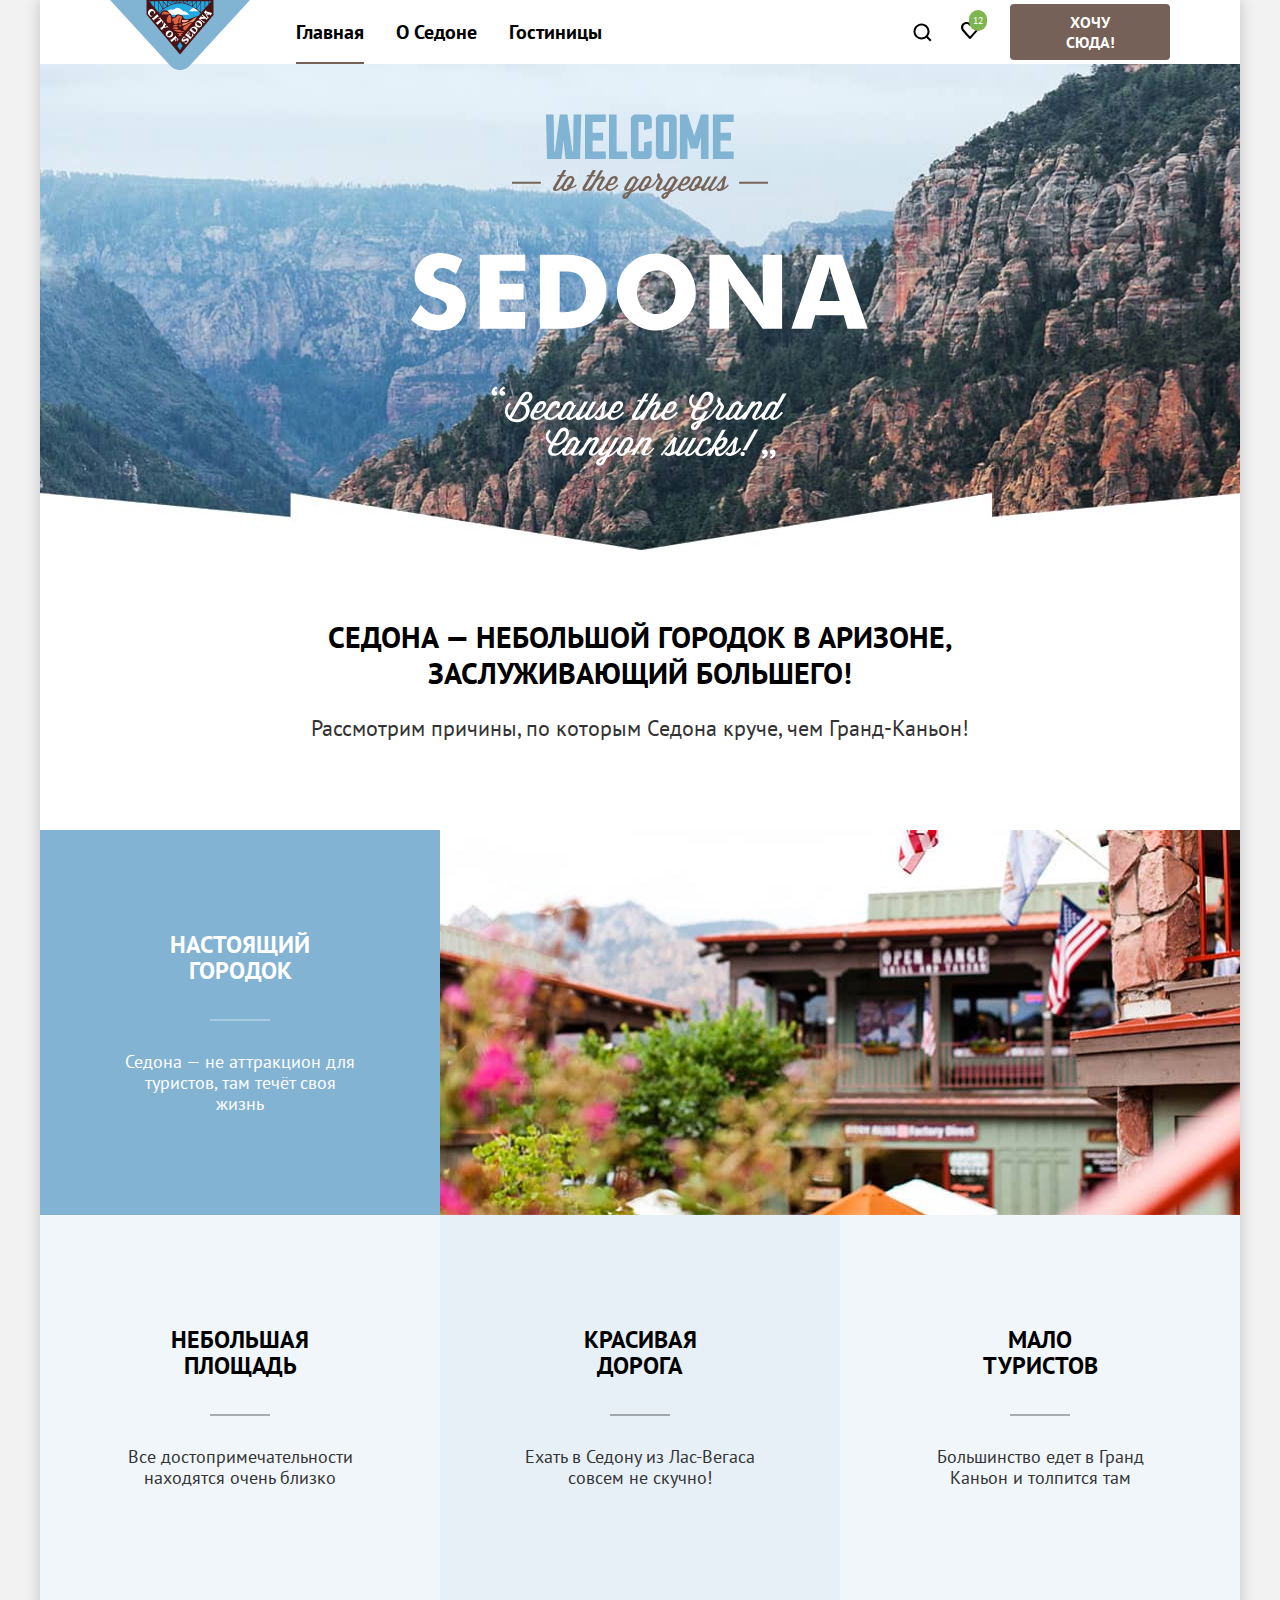
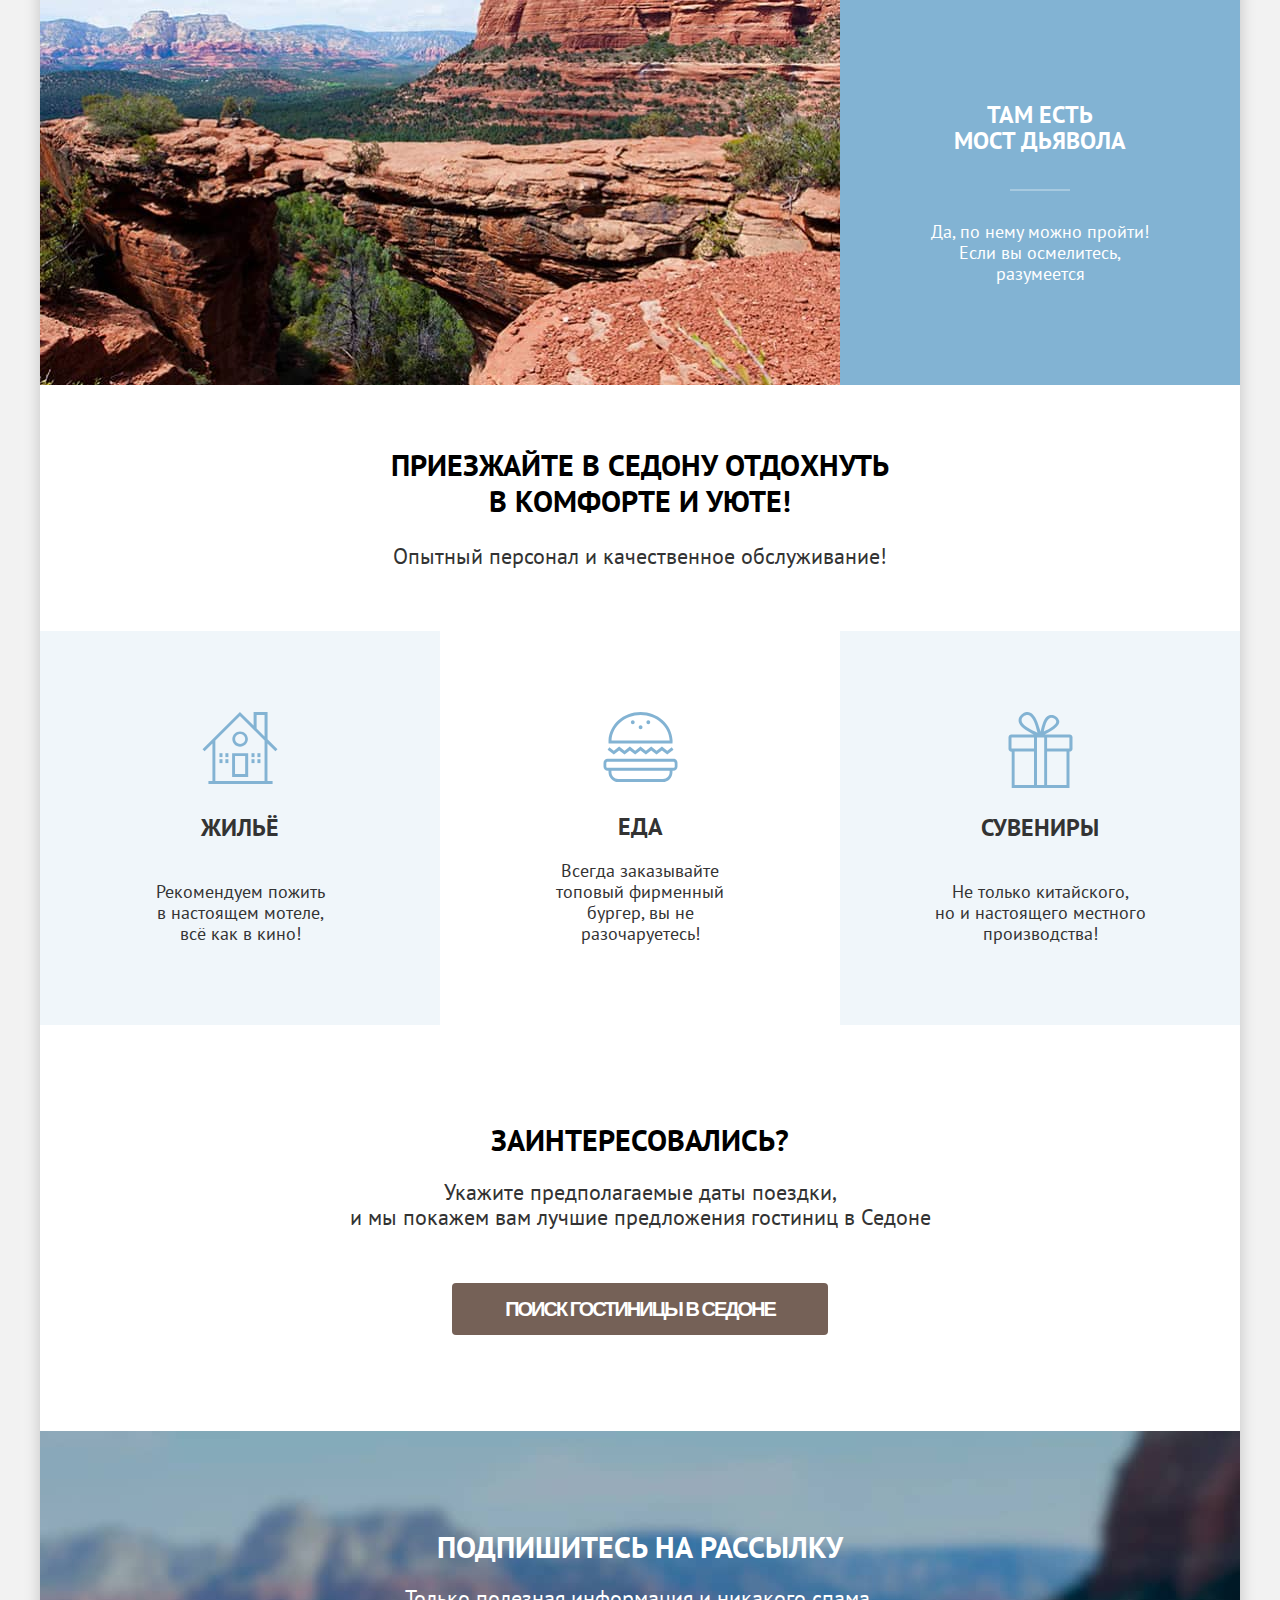
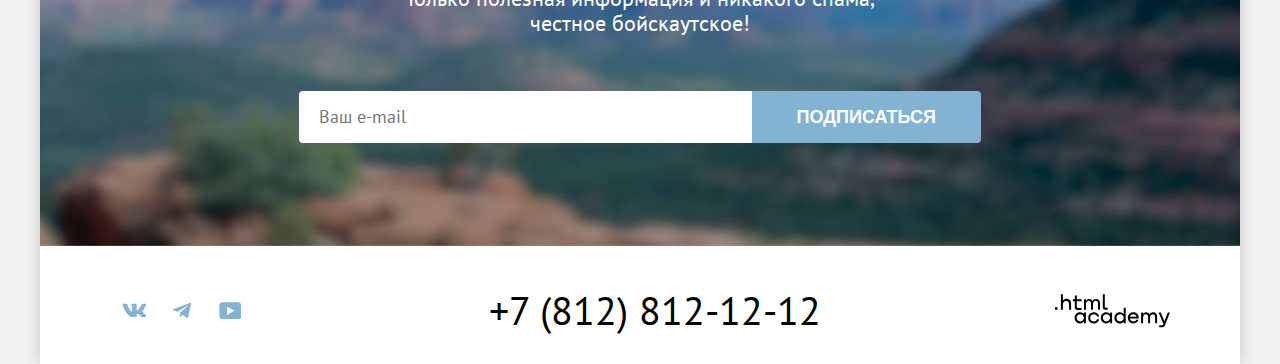
<file: index.html>
<!DOCTYPE html>
<html lang="ru">

  <head>
    <meta charset="utf-8">
    <title>HTML Academy: Седона</title>
    <link rel="icon" href="images/favicon.png" type="image/x-icon">
    <link rel="stylesheet" href="styles/styles.css">
  </head>

  <body>
    <div class="page-wrapper">
      <header class="page-header" data-test="header">
        <nav class="navigation">
          <a class="logo-img logo-link" href="index.html">
            <img src="images/logo.svg" width="140" height="70" alt="Логотип города Седона">
          </a>
          <ul class="navigation-menu">
            <li class="navigation-menu-item">
              <a class="navigation-link navigation-menu-link-current" href="#">Главная</a>
            </li>
            <li class="navigation-menu-item">
              <a class="navigation-link" href="#">О Седоне</a>
            </li>
            <li class="navigation-menu-item">
              <a class="navigation-link" href="catalog.html">Гостиницы</a>
            </li>
          </ul>
          <ul class="navigation-menu navigation-user">
            <li class="navigation-user-item">
              <a class="navigation-link-search" href="#">
                <span class="visually-hidden">Поиск на сайте</span>
              </a>
            </li>
            <li class="navigation-user-item">
              <a class="navigation-link-favorites" href="#">
                <span class="visually-hidden">Количество понравившихся товаров</span>
                <span class="favorites-products">12</span>
              </a>
            </li>
            <li class="navigation-user-item">
              <a class="button navigation-link-switch" href="#">Хочу сюда!</a>
            </li>
          </ul>
        </nav>
      </header>
      <main class="main-content" data-test="main">
        <section class="main-page-img" data-test="hero">
          <h1 class="visually-hidden">Сайт о городе Седона в штате Аризона. Преимущества, поиск гостиниц</h1>
          <img class="main-page-img-description" src="images/welcome.svg" width="458" height="352"
            alt="Добро пожаловать в Седону">
        </section>
        <section class="sedona-advantages" data-test="advantages">
          <h2 class="visually-hidden">Преимущества Седоны</h2>
          <p class="sedona-description">Седона — небольшой городок в Аризоне, заслуживающий большего!</p>
          <p class="sedona-reason">Рассмотрим причины, по которым Седона круче, чем Гранд-Каньон!</p>
          <ul class="sedona-advantages-list">
            <li class="sedona-advantages-list-item dark">
              <div class="sedona-advantages-list-wrapper dark-wrapper">
                <h3 class="sedona-advantages-list-item-title dark">Настоящий городок</h3>
                <p class="sedona-advantages-list-item-text">Седона — не аттракцион для туристов, там течёт своя жизнь
                </p>
              </div>
              <img class="sedona-advantages-list-item-img" src="images/photo-1.jpg" width="800" height="385"
                alt="Дома в Седоне">
            </li>
            <li class="sedona-advantages-list-item light">
              <div class="sedona-advantages-list-wrapper light-wrapper">
                <h3 class="sedona-advantages-list-item-title">Небольшая площадь</h3>
                <p class="sedona-advantages-list-item-text">Все достопримечательности находятся очень близко</p>
              </div>
            </li>
            <li class="sedona-advantages-list-item medium">
              <div class="sedona-advantages-list-wrapper light-wrapper">
                <h3 class="sedona-advantages-list-item-title">Красивая<br> дорога</h3>
                <p class="sedona-advantages-list-item-text">Ехать в Седону из Лас-Вегаса совсем не скучно!</p>
              </div>
            </li>
            <li class="sedona-advantages-list-item light">
              <div class="sedona-advantages-list-wrapper light-wrapper">
                <h3 class="sedona-advantages-list-item-title">Мало<br> туристов</h3>
                <p class="sedona-advantages-list-item-text">Большинство едет в Гранд Каньон и толпится там</p>
              </div>
            </li>
            <li class="sedona-advantages-list-item dark">
              <img class="sedona-advantages-list-item-img" src="images/photo-2.jpg" width="800" height="385"
                alt="Мост Дьявола в Седоне">
              <div class="sedona-advantages-list-wrapper dark-wrapper">
                <h3 class="sedona-advantages-list-item-title dark">Там есть<br> мост дьявола</h3>
                <p class="sedona-advantages-list-item-text">Да, по нему можно пройти! Если вы осмелитесь, разумеется</p>
              </div>
            </li>
          </ul>
        </section>
        <section class="sedona-services">
          <h2 class="visually-hidden">Сервис в Седоне</h2>
          <p class="sedona-description title-services-block">Приезжайте в Седону отдохнуть в комфорте и уюте!</p>
          <p class="sedona-reason text-services-block"> Опытный персонал и качественное обслуживание!</p>
          <ul class="sedona-services-list">
            <li class="sedona-services-list-item sedona-services-list-item-color">
              <h3 class="sedona-services-list-item-title">Жильё</h3>
              <p class="sedona-services-list-item-text">Рекомендуем пожить<br> в настоящем мотеле,<br>всё как в кино!
              </p>
            </li>
            <li class="sedona-services-list-item">
              <h3 class="sedona-services-list-item-title foods-title">Еда</h3>
              <p class="sedona-services-list-item-text foods-text">Всегда заказывайте<br> топовый фирменный бургер, вы
                не разочаруетесь!</p>
            </li>
            <li class="sedona-services-list-item sedona-services-list-item-color">
              <h3 class="sedona-services-list-item-title souvenirs-title">Сувениры</h3>
              <p class="sedona-services-list-item-text souvenirs-text">Не только китайского,<br> но и настоящего
                местного производства!</p>
            </li>
          </ul>
        </section>
        <section class="sedona-hotels" data-test="search">
          <h2 class="visually-hidden">Поиск гостиниц в Седоне</h2>
          <p class="sedona-description hotels-title">Заинтересовались?</p>
          <p class="sedona-reason hotels-text">Укажите предполагаемые даты поездки,<br> и мы покажем вам лучшие
            предложения гостиниц в Седоне</p>
          <button class="button search-sedona-hotels-button" type="button">Поиск гостиницы в Седоне</button>
        </section>
        <section class="sedona-mailing" data-test="subscribe">
          <h2 class="visually-hidden">Подписка на рассылку от Седоны</h2>
          <p class="sedona-description mailing mailing-title">Подпишитесь на рассылку</p>
          <p class="sedona-reason mailing mailing-text">Только полезная информация и никакого спама, честное
            бойскаутское!
          </p>
          <form class="mailing-form" action="https://echo.htmlacademy.ru" method="post">
            <label class="form-mailing-label visually-hidden" for="mailing-label">Введите ваш e-mail</label>
            <div class="input-wrapper">
              <input class="mailing-input" type="email" name="email" placeholder="Ваш e-mail" id="mailing-label"
                required>
              <button class="button subscribe-button" name="email" type="submit">Подписаться</button>
            </div>
          </form>
        </section>
      </main>
      <footer class="page-footer" data-test="footer">
        <h2 class="visually-hidden">Контактная информация HTML Academy</h2>
        <ul class="footer-social-links">
          <li>
            <a class="footer-social-links-item" href="https://vk.com/htmlacademy" target="_blank"
              rel="noopener noreferrer">
              <span class="visually-hidden">Ссылка HTML Academy Вконтакте</span>
              <svg class="footer-social-links-item-icon" aria-hidden="true" focusable="false" width="24" height="14"
                viewBox="0 0 24 14" xmlns="http://www.w3.org/2000/svg">
                <path fill-rule="evenodd" clip-rule="evenodd"
                  d="M24.1164 1.80445C24.2824 1.25845 24.1164 0.856445 23.3214 0.856445H20.6964C20.0284 0.856445 19.7204 1.20345 19.5534 1.58645C19.5534 1.58645 18.2184 4.78245 16.3274 6.85845C15.7154 7.46045 15.4374 7.65145 15.1034 7.65145C14.9364 7.65145 14.6854 7.46045 14.6854 6.91345V1.80445C14.6854 1.14845 14.5014 0.856445 13.9454 0.856445H9.81738C9.40038 0.856445 9.14938 1.16045 9.14938 1.44945C9.14938 2.07045 10.0954 2.21445 10.1924 3.96245V7.76045C10.1924 8.59345 10.0394 8.74444 9.70538 8.74444C8.81538 8.74444 6.65038 5.53345 5.36538 1.85945C5.11638 1.14445 4.86438 0.856445 4.19338 0.856445H1.56638C0.816382 0.856445 0.666382 1.20345 0.666382 1.58645C0.666382 2.26845 1.55638 5.65645 4.81138 10.1374C6.98138 13.1974 10.0364 14.8564 12.8194 14.8564C14.4884 14.8564 14.6944 14.4884 14.6944 13.8534V11.5404C14.6944 10.8034 14.8524 10.6564 15.3814 10.6564C15.7714 10.6564 16.4384 10.8484 17.9964 12.3234C19.7764 14.0724 20.0694 14.8564 21.0714 14.8564H23.6964C24.4464 14.8564 24.8224 14.4884 24.6064 13.7604C24.3684 13.0364 23.5184 11.9854 22.3914 10.7384C21.7794 10.0284 20.8614 9.26345 20.5824 8.88045C20.1934 8.38945 20.3044 8.17044 20.5824 7.73345C20.5824 7.73345 23.7824 3.30745 24.1154 1.80445H24.1164Z" />
              </svg>
            </a>
          </li>
          <li>
            <a class="footer-social-links-item" href="https://t.me/htmlacademy" target="_blank"
              rel="noopener noreferrer">
              <span class="visually-hidden">Ссылка HTML Academy Telegram</span>
              <svg class="footer-social-links-item-icon" aria-hidden="true" focusable="false" width="18" height="16"
                viewBox="0 0 18 16" xmlns="http://www.w3.org/2000/svg">
                <path
                  d="M16.785 0.955705L0.840489 7.1042C-0.247661 7.54126 -0.241365 8.14828 0.640845 8.41897L4.73445 9.69597L14.2058 3.72014C14.6537 3.44766 15.0629 3.59424 14.7265 3.89281L7.05283 10.8183H7.05103L7.05283 10.8192L6.77045 15.0387C7.18413 15.0387 7.36669 14.8489 7.59871 14.625L9.58705 12.6915L13.7229 15.7464C14.4855 16.1664 15.0332 15.9506 15.2229 15.0405L17.9379 2.2453C18.2158 1.13107 17.5126 0.626562 16.785 0.955705Z" />
              </svg>
            </a>
          </li>
          <li>
            <a class="footer-social-links-item" href="https://www.youtube.com/user/htmlacademyru" target="_blank"
              rel="noopener noreferrer">
              <span class="visually-hidden">Ссылка HTML Academy YouTube</span>
              <svg class="footer-social-links-item-icon" aria-hidden="true" focusable="false" width="22" height="17"
                viewBox="0 0 22 17" xmlns="http://www.w3.org/2000/svg">
                <path
                  d="M18.9402 0.356445H3.50738C1.64668 0.356445 0.333252 1.9502 0.333252 3.75645V13.8502C0.333252 15.7627 1.64668 17.3564 3.50738 17.3564H19.1591C20.8009 17.3564 22.3333 15.7627 22.3333 13.9564V3.75645C22.1143 1.9502 20.8009 0.356445 18.9402 0.356445ZM7.99494 12.8939V4.81894L15.3283 8.85645L7.99494 12.8939Z" />
              </svg>
            </a>
          </li>
        </ul>
        <div class="footer-telephone">
          <a class="footer-telephone-link" href="tel:+78128121212">
            <span class="visually-hidden">Контактный телефон HTML Academy</span>
            +7 (812) 812-12-12
          </a>
        </div>
        <div>
          <a class="footer-logo" aria-label="Логотип HTML Academy" href="https://htmlacademy.ru/intensive/htmlcss">
            <svg class="footer-logo-icon" role="img" xmlns="http://www.w3.org/2000/svg" width="115" height="34"
              viewBox="0 0 115 34">
              <path
                d="M0 13.26v2.6h2.5v-2.6H0ZM11.6 4.86c-1.6 0-2.8.7-3.6 1.7h-.1V.36h-2v15.5h2v-5.3c0-2.1 1.3-3.6 3.3-3.6 1.8 0 2.9 1.4 2.9 3.2v5.7h2v-6.1c.1-3-1.8-4.9-4.5-4.9ZM26.6 5.16h-4.8v-3.7h-2v3.8h-1.9v2h1.9v6c0 1.7 1 2.7 2.7 2.7h4.1v-2h-3.7c-.7 0-1.1-.4-1.1-1.1v-5.7h4.8v-2ZM41.1 4.96c-1.6 0-2.9.8-3.5 2.1h-.1c-.6-1.2-1.8-2.1-3.4-2.1-1.4 0-2.5.8-3.1 1.8h-.1v-1.6H29v10.6h2v-5.4c0-2 1-3.5 2.6-3.5 1.5 0 2.4 1 2.4 2.6v6.3h2v-5.6c0-2.4 1.4-3.3 2.6-3.3 1.5 0 2.4 1 2.4 2.6v6.3h2v-6.5c.1-2.5-1.4-4.3-3.9-4.3ZM47.8 13.06c0 1.7 1 2.7 2.8 2.7h2v-2h-1.7c-.7 0-1.1-.4-1.1-1.1V.36h-2v12.7ZM28.9 20.06c-.9-1.1-2.2-1.8-3.9-1.8-3.1 0-5.4 2.3-5.4 5.6s2.3 5.6 5.4 5.6c1.8 0 3-.8 3.8-1.9h.1v1.6h2v-10.6h-2v1.5Zm-3.6 7.4c-2.2 0-3.6-1.6-3.6-3.6s1.4-3.6 3.6-3.6 3.6 1.6 3.6 3.6c0 1.9-1.4 3.6-3.6 3.6ZM44.2 22.36c-.5-2.4-2.6-4.1-5.4-4.1a5.4 5.4 0 0 0-5.6 5.6c0 3.1 2.2 5.6 5.6 5.6 2.8 0 4.9-1.8 5.4-4.2h-2.1a3.4 3.4 0 0 1-3.3 2.3c-2.2 0-3.6-1.6-3.6-3.6s1.4-3.6 3.6-3.6c1.6 0 2.8 1 3.3 2.2h2.1v-.2ZM55.1 20.06c-.9-1.1-2.2-1.8-3.9-1.8-3.1 0-5.4 2.3-5.4 5.6s2.3 5.6 5.4 5.6c1.8 0 3-.8 3.8-1.9h.1v1.6h2v-10.6h-2v1.5Zm-3.6 7.4c-2.2 0-3.6-1.6-3.6-3.6s1.4-3.6 3.6-3.6 3.6 1.6 3.6 3.6c0 1.9-1.5 3.6-3.6 3.6ZM68.7 20.16c-.9-1.1-2.2-1.9-3.9-1.9-3.1 0-5.4 2.3-5.4 5.6s2.2 5.6 5.4 5.6c1.7 0 3-.8 3.8-1.8h.1v1.5h2v-15.4h-2v6.4Zm-3.6 7.3c-2.2 0-3.6-1.6-3.6-3.6s1.4-3.6 3.6-3.6 3.6 1.6 3.6 3.6c-.1 2-1.5 3.6-3.6 3.6ZM78.3 18.26c-3.3 0-5.5 2.5-5.5 5.6 0 3 2.1 5.6 5.5 5.6 2.5 0 4.5-1.3 5.2-3.6h-2.1c-.5 1-1.6 1.6-3 1.6-1.9 0-3.3-1.3-3.4-2.9h8.8c.2-3.6-2-6.3-5.5-6.3Zm0 1.9c1.7 0 3 1 3.3 2.6h-6.5c.3-1.5 1.5-2.6 3.2-2.6ZM98.2 18.26c-1.6 0-2.9.8-3.6 2h-.1c-.6-1.2-1.8-2-3.4-2-1.4 0-2.5.7-3.1 1.8v-1.5h-1.9v10.6h2v-5.4c0-2 1-3.4 2.6-3.5 1.5 0 2.4 1 2.4 2.6v6.3h2v-5.6c0-2.4 1.4-3.3 2.6-3.3 1.5 0 2.4 1 2.4 2.6v6.3h2v-6.5c.1-2.6-1.4-4.4-3.9-4.4ZM109.4 27.36l-3.6-8.9h-2.2l4.8 11.6c-.3.9-.7 1.2-1.7 1.2h-2.5v2h2.5c1.8 0 2.8-.8 3.5-2.6l4.7-12.2h-2.1l-3.4 8.9Z" />
            </svg>
          </a>
        </div>
      </footer>
    </div>
    <div class="popup-overlay">
      <section class="popup-container">
        <div class="popup-title-wrapper">
          <h2 class="popup-title">Поиск гостиницы в Седоне</h2>
          <button class="popup-close-button" type="button">
            <span class="visually-hidden">Закрыть окно поиска гостиниц</span>
            <svg xmlns="http://www.w3.org/2000/svg" width="15" height="15" viewBox="0 0 15 15">
              <path
                d="M14.5 1.78 13.2.5l-5.7 5.7L1.77.5.5 1.79l5.7 5.7-5.7 5.7 1.3 1.3 5.7-5.7 5.7 5.7 1.3-1.3-5.7-5.7 5.7-5.7Z" />
            </svg>
          </button>
        </div>
        <form class="popup-form" action="https://echo.htmlacademy.ru" method="post">
          <fieldset class="popup-form-item popup-form-item-calendar-icon">
            <legend class="visually-hidden">Поле ввода даты заезда</legend>
            <label class="popup-label" for="date-checkin">Дата Заезда:</label>
            <input class="popup-date-field popup-field" id="date-checkin" name="date-of-checkin" type="text"
              value="27 апреля 2020" placeholder="27 апреля 2020" required>
          </fieldset>
          <span class="popup-error-text">Мы не можем отправить вас в прошлое.</span>
          <fieldset class="popup-form-item popup-form-item-calendar-icon">
            <legend class="visually-hidden">Поле ввода даты выезда</legend>
            <label class="popup-label" for="date-checkout">Дата Выезда:</label>
            <input class="popup-date-field popup-field" id="date-checkout" name="date-of-checkout" type="text"
              value="1 сентября 2023" placeholder="1 сентября 2023" required>
          </fieldset>
          <span class="popup-info-text">На эти даты есть свободные номера. Пока есть.</span>
          <fieldset class="popup-form-item">
            <legend class="visually-hidden">Поля ввода количества человек</legend>
            <div class="popup-adult-wrapper">
              <label class="popup-label" for="adults-input">Взрослые:</label>
              <div class="popup-adult-input-wrapper">
                <button class="popup-numbers-icon-wrapper minus-icon-wrapper" type="button">
                  <span class="visually-hidden">Уменьшить количество человек</span>
                  <svg class="minus-icon" xmlns="http://www.w3.org/2000/svg" width="14" height="2" viewBox="0 0 14 2">
                    <path d="M0 0v2h14V0H0Z" />
                  </svg>
                </button>
                <input class="popup-field popup-person-field" id="adults-input" type="number" value="2" placeholder="2"
                  name="adults">
                <button class="popup-numbers-icon-wrapper plus-icon-wrapper" type="button">
                  <span class="visually-hidden">Увеличить количество человек</span>
                  <svg class="plus-icon" xmlns="http://www.w3.org/2000/svg" width="14" height="14" viewBox="0 0 14 14">
                    <path d="M14 6H8V0H6v6H0v2h6v6h2V8h6V6Z" />
                  </svg>
                </button>
              </div>
            </div>
            <div class="popup-children-wrapper">
              <label class="popup-label" for="childs-input">Дети:</label>
              <span class="tooltip">
                <button class="tooltip-button" type="button">
                  <span class="visually-hidden">Всплывающая подсказка</span>
                  <svg xmlns="http://www.w3.org/2000/svg" width="26" height="26" viewBox="0 0 26 26">
                    <circle cx="13" cy="13" r="13" fill="#83B3D3" />
                    <path fill="#fff" fill-rule="evenodd" d="M12 7h2v2h-2V7Zm2 12h-2v-9h2v9Z" clip-rule="evenodd" />
                  </svg>
                </button>
                <span class="tooltip-description">
                  Укажите количество детей, которые будут с вами, возраст которых от 6 до 18 лет. Дети до 6 лет
                  размещаются бесплатно.
                </span>
              </span>
              <div class="popup-children-input-wrapper">
                <button class="popup-numbers-icon-wrapper minus-icon-wrapper" type="button">
                  <span class="visually-hidden">Уменьшить количество человек</span>
                  <svg class="minus-icon" xmlns="http://www.w3.org/2000/svg" width="14" height="2" viewBox="0 0 14 2">
                    <path d="M0 0v2h14V0H0Z" />
                  </svg>
                </button>
                <input class="popup-field popup-person-field" id="childs-input" type="number" value="2" placeholder="2"
                  name="childs">
                <button class="popup-numbers-icon-wrapper plus-icon-wrapper" type="button">
                  <span class="visually-hidden">Увеличить количество человек</span>
                  <svg class="plus-icon" xmlns="http://www.w3.org/2000/svg" width="14" height="14" viewBox="0 0 14 14">
                    <path d="M14 6H8V0H6v6H0v2h6v6h2V8h6V6Z" />
                  </svg>
                </button>
              </div>
            </div>
          </fieldset>
          <button class="popup-search-hotels-button" type="submit">Найти</button>
        </form>
      </section>
    </div>
  </body>

</html>
</file>
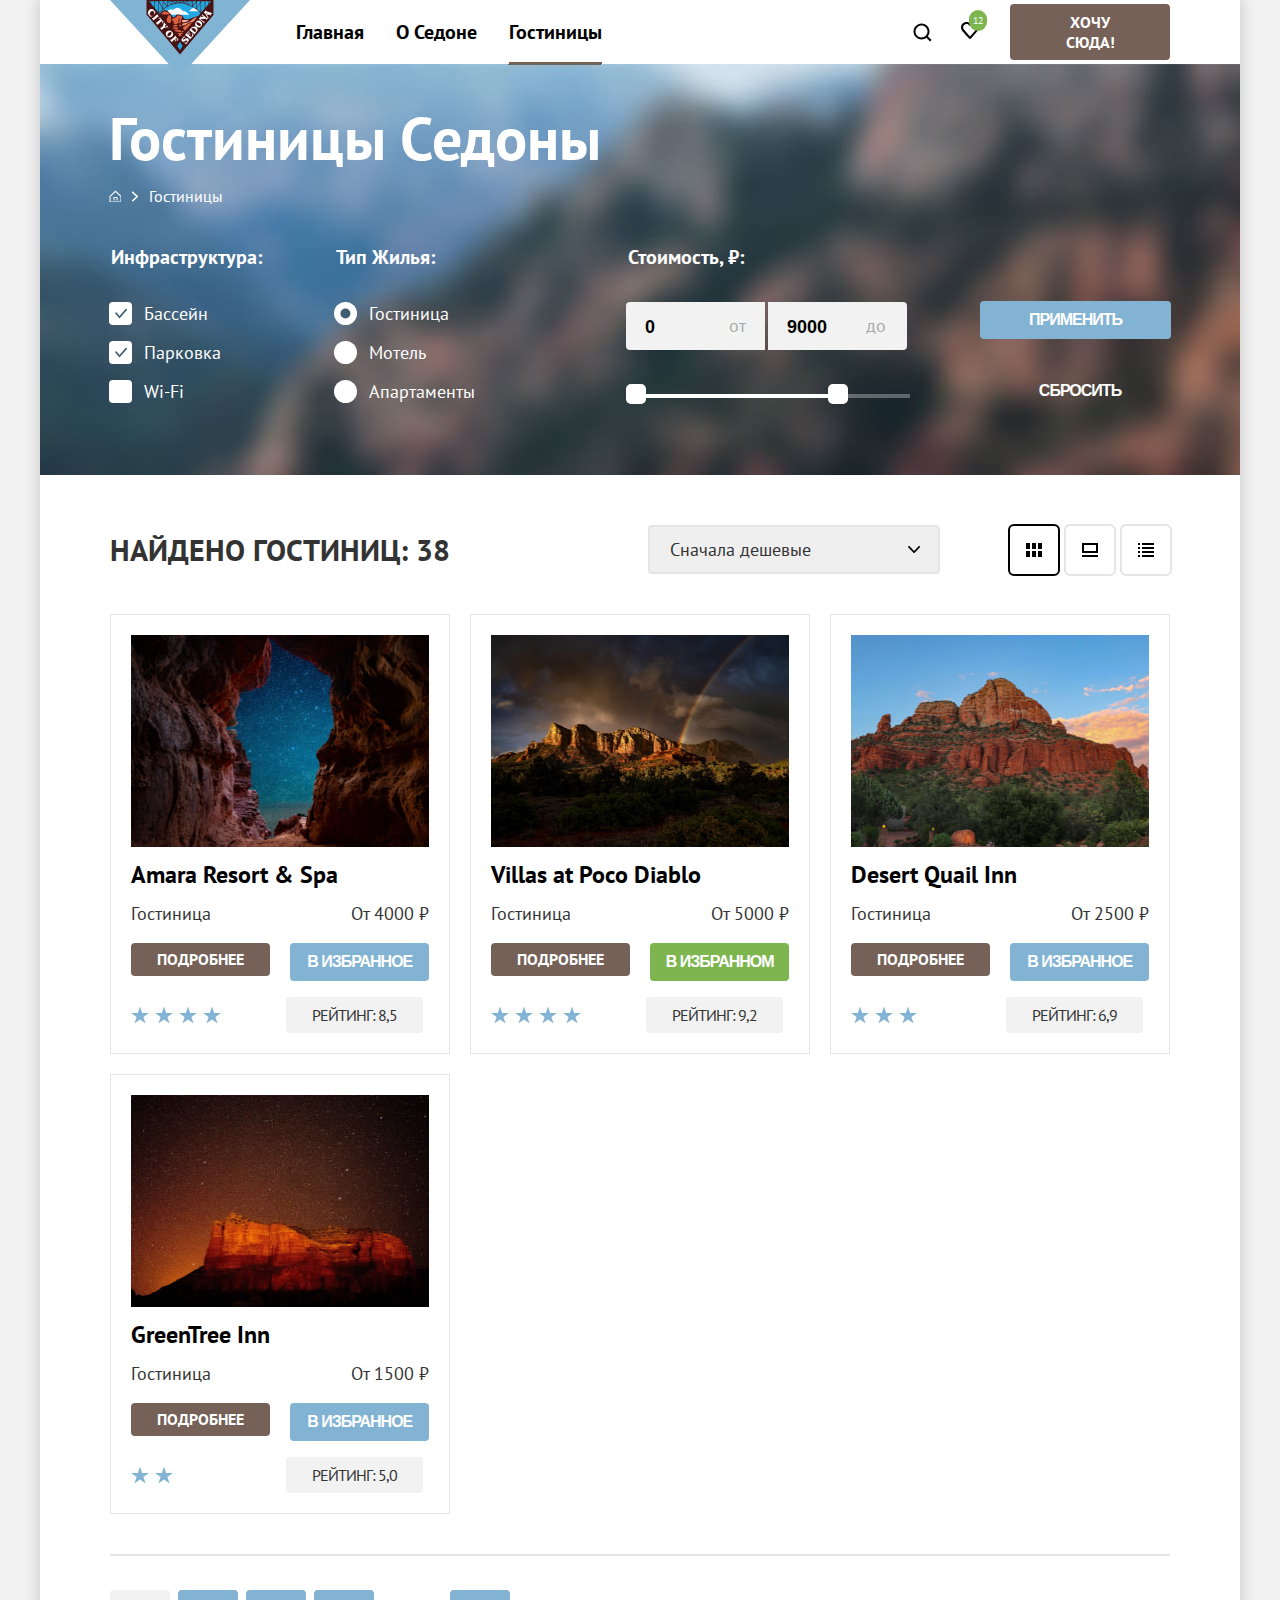
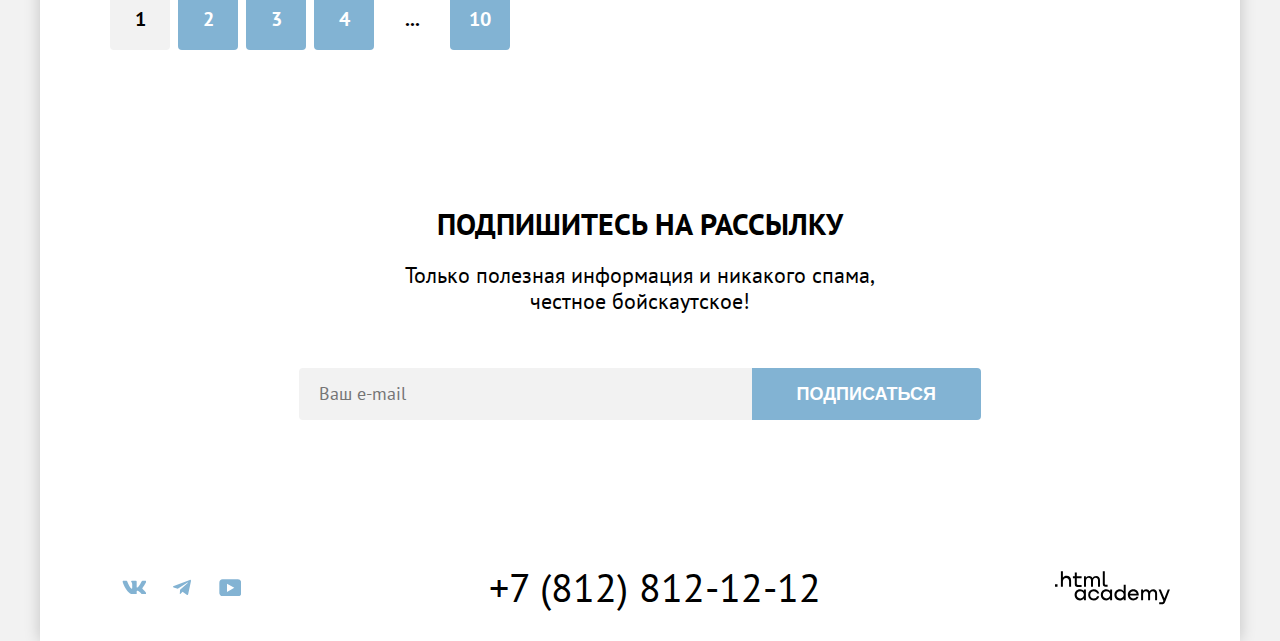
<file: catalog.html>
<!DOCTYPE html>
<html lang="en">

  <head>
    <meta charset="UTF-8">
    <meta name="viewport" content="width=device-width, initial-scale=1.0">
    <title>HTML Academy: Седона</title>
    <link rel="icon" href="images/favicon.png" type="image/x-icon">
    <link rel="stylesheet" href="styles/styles.css">
  </head>

  <body>
    <div class="page-wrapper">
      <header class="page-header" data-test="header">
        <nav class="navigation">
          <a class="logo-img logo-link" href="index.html">
            <img src="images/logo.svg" width="140" height="70" alt="Логотип города Седона">
          </a>
          <ul class="navigation-menu">
            <li class="navigation-menu-item">
              <a class="navigation-link" href="index.html">Главная</a>
            </li>
            <li class="navigation-menu-item">
              <a class="navigation-link" href="#">О Седоне</a>
            </li>
            <li class="navigation-menu-item">
              <a class="navigation-link navigation-menu-link-current" href="#">Гостиницы</a>
            </li>
          </ul>
          <ul class="navigation-menu navigation-user">
            <li class="navigation-user-item">
              <a class="navigation-link-search" href="#">
                <span class="visually-hidden">Поиск на сайте</span>
              </a>
            </li>
            <li class="navigation-user-item">
              <a class="navigation-link-favorites" href="#">
                <span class="visually-hidden">Количество понравившихся товаров</span>
                <span class="favorites-products">12</span>
              </a>
            </li>
            <li class="navigation-user-item">
              <a class="button navigation-link-switch" href="#">Хочу сюда!</a>
            </li>
          </ul>
        </nav>
      </header>
      <main class="main-content">
        <section class="catalog-hotels" data-test="filter">
          <div class="catalog-hotels-wrapper">
            <h1 class="catalog-header-title">Гостиницы Седоны</h1>
            <ul class="page-links">
              <li class="page-links-item">
                <a class="page-links-item-home" href="index.html">
                  <span class="visually-hidden">Домашняя страница</span>
                </a>
              </li>
              <li class="page-links-item">
                <a class="page-links-item-hotels" href="#">Гостиницы</a>
              </li>
            </ul>
            <h2 class="visually-hidden">Поиск гостиниц в Седоне</h2>
            <form class="serch-hotels-form" action="https://echo.htmlacademy.ru" method="post">
              <div class="catalog-filters-wrapper">
                <fieldset class="catalog-filter-group">
                  <legend class="catalog-filter-group-title">Инфраструктура:</legend>
                  <label class="filter">
                    <input class="filter-check input-checkbox" type="checkbox" name="pool" checked>
                    Бассейн
                  </label>
                  <label class="filter">
                    <input class="filter-check input-checkbox" type="checkbox" name="parking" checked>
                    Парковка
                  </label>
                  <label class="filter">
                    <input class="filter-check input-checkbox" type="checkbox" name="wi-fi">
                    Wi-Fi
                  </label>
                </fieldset>
                <fieldset class="catalog-filter-group">
                  <legend class="catalog-filter-group-title">Тип Жилья:</legend>
                  <label class="filter">
                    <input class="filter-check input-radio" type="radio" name="type-hotels" value="hotel"
                      checked>Гостиница
                  </label>
                  <label class="filter">
                    <input class="filter-check input-radio" type="radio" name="type-hotels" value="motel">Мотель
                  </label>
                  <label class="filter">
                    <input class="filter-check input-radio" type="radio" name="type-hotels"
                      value="apartments">Апартаменты
                  </label>
                </fieldset>
              </div>
              <div class="catalog-filters-wrapper">
                <fieldset class="catalog-filter-group">
                  <legend class="catalog-filter-group-title">Стоимость, ₽:</legend>
                  <div class="filter-price-wrapper">
                    <label class="filter" for="start-price">
                      <span class="start-price-wrapper">
                        <input class="catalog-filter-group-field start-price" type="number" id="start-price"
                          name="start-price" placeholder="0" value="0">
                      </span>
                    </label>
                    <label class="filter" for="finish-price">
                      <span class="finish-price-wrapper">
                        <input class="catalog-filter-group-field finish-price" type="number" id="finish-price"
                          name="finish-price" placeholder="9000" value="9000">
                      </span>
                    </label>
                  </div>
                  <div class="slider">
                    <div class="slider-inner-wrapper">
                      <span class="slider-inner-wrapper-line"></span>
                      <button class="slider-button slider-button-min" type="button">
                        <span class="visually-hidden">Кнопка установки минимальной стоимости</span>
                      </button>
                      <button class="slider-button slider-button-max" type="button">
                        <span class="visually-hidden">Кнопка установки максимальной стоимости</span>
                      </button>
                    </div>
                  </div>
                </fieldset>
                <div class="catalog-filter-group-buttons">
                  <button class="button apply-button" type="submit">Применить</button>
                  <button class="button reset-button" type="reset">Сбросить</button>
                </div>
              </div>
            </form>
          </div>
        </section>
        <section class="search-hotels-result" data-test="catalog">
          <h2 class="visually-hidden">Результат поиска гостиниц</h2>
          <div class="search-hotels-result-header">
            <p class="search-hotels-result-sum">Найдено гостиниц:&nbsp;<span>38</span></p>
            <div class="sorting-filters-wrapper">
              <select class="sorting-filters" name="sort" id="sort" aria-label="Сортировка результата поиска гостиниц">
                <option value="cheaply">Сначала дешевые</option>
                <option value="expensive">Сначала дорогие</option>
                <option value="high-rating">Сначала с высоким рейтингом</option>
              </select>
            </div>
            <ul class="cards-filters">
              <li class="cards-filters-item">
                <a class="cards-filters-item-link tables-link view-selected view-selected-current"
                  href="catalog.html?view=tile">
                  <span class="visually-hidden">Упорядочить результат поиска гостиниц в виде плиток карточек</span>
                </a>
              </li>
              <li class="cards-filters-item">
                <a class="cards-filters-item-link card-link view-selected" href="catalog.html?view=card">
                  <span class="visually-hidden">Упорядочить результат поиска гостиниц по одной карточке</span>
                </a>
              </li>
              <li class="cards-filters-item">
                <a class="cards-filters-item-link column-link view-selected" href="catalog.html?view=list">
                  <span class="visually-hidden">Упорядочить результат поиска гостиниц в виде списка карточек</span>
                </a>
              </li>
            </ul>
          </div>
          <ul class="hotel-cards">
            <li class="hotel-cards-item">
              <a class="hotel-cards-item-link" href="#">
                <img class="hotel-cards-item-img" src="images/hotel-1.jpg" width="300" height="212" alt="Горы Седоны">
                <h3 class="hotel-cards-item-title">Amara Resort & Spa</h3>
              </a>
              <p class="hotel-description">Гостиница</p>
              <p class="hotel-price">От 4000 ₽</p>
              <a class="button button-description" href="#">подробнее</a>
              <button class="button button-favorites" type="button">в избранное</button>
              <div class="hotel-stars four-stars">
                <span class="visually-hidden">Рейтинг гостиницы</span>
              </div>
              <p class="button button-rating">Рейтинг: 8,5</p>
            </li>
            <li class="hotel-cards-item">
              <a class="hotel-cards-item-link" href="#">
                <img class="hotel-cards-item-img" src="images/hotel-2.jpg" width="300" height="212" alt="Горы Седоны">
                <h3 class="hotel-cards-item-title">Villas at Poco Diablo</h3>
              </a>
              <p class="hotel-description">Гостиница</p>
              <p class="hotel-price">От 5000 ₽</p>
              <a class="button button-description" href="#">подробнее</a>
              <button class="button button-favorites button-favorites-add" type="button">в избранном</button>
              <div class="hotel-stars four-stars">
                <span class="visually-hidden">Рейтинг гостиницы</span>
              </div>
              <p class="button button-rating">Рейтинг: 9,2</p>
            </li>
            <li class="hotel-cards-item">
              <a class="hotel-cards-item-link" href="#">
                <img class="hotel-cards-item-img" src="images/hotel-3.jpg" width="300" height="212" alt="Горы Седоны">
                <h3 class="hotel-cards-item-title">Desert Quail Inn</h3>
              </a>
              <p class="hotel-description">Гостиница</p>
              <p class="hotel-price">От 2500 ₽</p>
              <a class="button button-description" href="#">подробнее</a>
              <button class="button button-favorites" type="button">в избранное</button>
              <div class="hotel-stars three-stars">
                <span class="visually-hidden">Рейтинг гостиницы</span>
              </div>
              <p class="button button-rating">Рейтинг: 6,9</p>
            </li>
            <li class="hotel-cards-item">
              <a class="hotel-cards-item-link" href="#">
                <img class="hotel-cards-item-img" src="images/hotel-4.jpg" width="300" height="212" alt="Горы Седоны">
                <h3 class="hotel-cards-item-title">GreenTree Inn</h3>
              </a>
              <p class="hotel-description">Гостиница</p>
              <p class="hotel-price">От 1500 ₽</p>
              <a class="button button-description" href="#">подробнее</a>
              <button class="button button-favorites" type="button">в избранное</button>
              <div class="hotel-stars two-stars">
                <span class="visually-hidden">Рейтинг гостиницы</span>
              </div>
              <p class="button button-rating">Рейтинг: 5,0</p>
            </li>
          </ul>
          <span class="crossline"></span>
          <ol class="pagination">
            <li class="pagination-item current-page">
              <a class="pagination-item-link current-pagination-link" href="#">1</a>
            </li>
            <li class="pagination-item">
              <a class="pagination-item-link" href="#">2</a>
            </li>
            <li class="pagination-item">
              <a class="pagination-item-link" href="#">3</a>
            </li>
            <li class="pagination-item">
              <a class="pagination-item-link" href="#">4</a>
            </li>
            <li class="pagination-item show-more-pages">
              <a class="pagination-item-link show-more-pages-link" href="#">
                <span class="visually-hidden">Показать больше страниц</span>...
              </a>
            </li>
            <li class="pagination-item">
              <a class="pagination-item-link" href="#">10</a>
            </li>
          </ol>
        </section>
        <section class="sedona-mailing catalog-mailing" data-test="subscribe">
          <h2 class="visually-hidden">Подписка на рассылку от Седоны</h2>
          <p class="sedona-description mailing catalog-mailing">Подпишитесь на рассылку</p>
          <p class="mailing catalog-mailing catalog-mailing-text">Только полезная информация и никакого спама,<br>
            честное
            бойскаутское!</p>
          <form class="mailing-form" action="https://echo.htmlacademy.ru" method="post">
            <label class="form-mailing-label visually-hidden" for="mailing-label">Введите ваш e-mail</label>
            <div class="input-wrapper">
              <input class="mailing-input mailing-input-background" type="email" name="email" placeholder="Ваш e-mail"
                id="mailing-label" required>
              <button class="button subscribe-button" name="email" type="submit">Подписаться</button>
            </div>
          </form>
        </section>
      </main>
      <footer class="page-footer" data-test="footer">
        <h2 class="visually-hidden">Контактная информация HTML Academy</h2>
        <ul class="footer-social-links">
          <li>
            <a class="footer-social-links-item" href="https://vk.com/htmlacademy" target="_blank"
              rel="noopener noreferrer">
              <span class="visually-hidden">Ссылка HTML Academy Вконтакте</span>
              <svg class="footer-social-links-item-icon" aria-hidden="true" focusable="false" width="24" height="14"
                viewBox="0 0 24 14" xmlns="http://www.w3.org/2000/svg">
                <path fill-rule="evenodd" clip-rule="evenodd"
                  d="M24.1164 1.80445C24.2824 1.25845 24.1164 0.856445 23.3214 0.856445H20.6964C20.0284 0.856445 19.7204 1.20345 19.5534 1.58645C19.5534 1.58645 18.2184 4.78245 16.3274 6.85845C15.7154 7.46045 15.4374 7.65145 15.1034 7.65145C14.9364 7.65145 14.6854 7.46045 14.6854 6.91345V1.80445C14.6854 1.14845 14.5014 0.856445 13.9454 0.856445H9.81738C9.40038 0.856445 9.14938 1.16045 9.14938 1.44945C9.14938 2.07045 10.0954 2.21445 10.1924 3.96245V7.76045C10.1924 8.59345 10.0394 8.74444 9.70538 8.74444C8.81538 8.74444 6.65038 5.53345 5.36538 1.85945C5.11638 1.14445 4.86438 0.856445 4.19338 0.856445H1.56638C0.816382 0.856445 0.666382 1.20345 0.666382 1.58645C0.666382 2.26845 1.55638 5.65645 4.81138 10.1374C6.98138 13.1974 10.0364 14.8564 12.8194 14.8564C14.4884 14.8564 14.6944 14.4884 14.6944 13.8534V11.5404C14.6944 10.8034 14.8524 10.6564 15.3814 10.6564C15.7714 10.6564 16.4384 10.8484 17.9964 12.3234C19.7764 14.0724 20.0694 14.8564 21.0714 14.8564H23.6964C24.4464 14.8564 24.8224 14.4884 24.6064 13.7604C24.3684 13.0364 23.5184 11.9854 22.3914 10.7384C21.7794 10.0284 20.8614 9.26345 20.5824 8.88045C20.1934 8.38945 20.3044 8.17044 20.5824 7.73345C20.5824 7.73345 23.7824 3.30745 24.1154 1.80445H24.1164Z" />
              </svg>
            </a>
          </li>
          <li>
            <a class="footer-social-links-item" href="https://t.me/htmlacademy" target="_blank"
              rel="noopener noreferrer">
              <span class="visually-hidden">Ссылка HTML Academy Telegram</span>
              <svg class="footer-social-links-item-icon" aria-hidden="true" focusable="false" width="18" height="16"
                viewBox="0 0 18 16" xmlns="http://www.w3.org/2000/svg">
                <path
                  d="M16.785 0.955705L0.840489 7.1042C-0.247661 7.54126 -0.241365 8.14828 0.640845 8.41897L4.73445 9.69597L14.2058 3.72014C14.6537 3.44766 15.0629 3.59424 14.7265 3.89281L7.05283 10.8183H7.05103L7.05283 10.8192L6.77045 15.0387C7.18413 15.0387 7.36669 14.8489 7.59871 14.625L9.58705 12.6915L13.7229 15.7464C14.4855 16.1664 15.0332 15.9506 15.2229 15.0405L17.9379 2.2453C18.2158 1.13107 17.5126 0.626562 16.785 0.955705Z" />
              </svg>
            </a>
          </li>
          <li>
            <a class="footer-social-links-item" href="https://www.youtube.com/user/htmlacademyru" target="_blank"
              rel="noopener noreferrer">
              <span class="visually-hidden">Ссылка HTML Academy YouTube</span>
              <svg class="footer-social-links-item-icon" aria-hidden="true" focusable="false" width="22" height="17"
                viewBox="0 0 22 17" xmlns="http://www.w3.org/2000/svg">
                <path
                  d="M18.9402 0.356445H3.50738C1.64668 0.356445 0.333252 1.9502 0.333252 3.75645V13.8502C0.333252 15.7627 1.64668 17.3564 3.50738 17.3564H19.1591C20.8009 17.3564 22.3333 15.7627 22.3333 13.9564V3.75645C22.1143 1.9502 20.8009 0.356445 18.9402 0.356445ZM7.99494 12.8939V4.81894L15.3283 8.85645L7.99494 12.8939Z" />
              </svg>
            </a>
          </li>
        </ul>
        <div class="footer-telephone">
          <a class="footer-telephone-link" href="tel:+78128121212">
            <span class="visually-hidden">Контактный телефон HTML Academy</span>
            +7 (812) 812-12-12
          </a>
        </div>
        <div>
          <a class="footer-logo" aria-label="Логотип HTML Academy" href="https://htmlacademy.ru/intensive/htmlcss">
            <svg class="footer-logo-icon" role="img" xmlns="http://www.w3.org/2000/svg" width="115" height="34"
              viewBox="0 0 115 34">
              <path
                d="M0 13.26v2.6h2.5v-2.6H0ZM11.6 4.86c-1.6 0-2.8.7-3.6 1.7h-.1V.36h-2v15.5h2v-5.3c0-2.1 1.3-3.6 3.3-3.6 1.8 0 2.9 1.4 2.9 3.2v5.7h2v-6.1c.1-3-1.8-4.9-4.5-4.9ZM26.6 5.16h-4.8v-3.7h-2v3.8h-1.9v2h1.9v6c0 1.7 1 2.7 2.7 2.7h4.1v-2h-3.7c-.7 0-1.1-.4-1.1-1.1v-5.7h4.8v-2ZM41.1 4.96c-1.6 0-2.9.8-3.5 2.1h-.1c-.6-1.2-1.8-2.1-3.4-2.1-1.4 0-2.5.8-3.1 1.8h-.1v-1.6H29v10.6h2v-5.4c0-2 1-3.5 2.6-3.5 1.5 0 2.4 1 2.4 2.6v6.3h2v-5.6c0-2.4 1.4-3.3 2.6-3.3 1.5 0 2.4 1 2.4 2.6v6.3h2v-6.5c.1-2.5-1.4-4.3-3.9-4.3ZM47.8 13.06c0 1.7 1 2.7 2.8 2.7h2v-2h-1.7c-.7 0-1.1-.4-1.1-1.1V.36h-2v12.7ZM28.9 20.06c-.9-1.1-2.2-1.8-3.9-1.8-3.1 0-5.4 2.3-5.4 5.6s2.3 5.6 5.4 5.6c1.8 0 3-.8 3.8-1.9h.1v1.6h2v-10.6h-2v1.5Zm-3.6 7.4c-2.2 0-3.6-1.6-3.6-3.6s1.4-3.6 3.6-3.6 3.6 1.6 3.6 3.6c0 1.9-1.4 3.6-3.6 3.6ZM44.2 22.36c-.5-2.4-2.6-4.1-5.4-4.1a5.4 5.4 0 0 0-5.6 5.6c0 3.1 2.2 5.6 5.6 5.6 2.8 0 4.9-1.8 5.4-4.2h-2.1a3.4 3.4 0 0 1-3.3 2.3c-2.2 0-3.6-1.6-3.6-3.6s1.4-3.6 3.6-3.6c1.6 0 2.8 1 3.3 2.2h2.1v-.2ZM55.1 20.06c-.9-1.1-2.2-1.8-3.9-1.8-3.1 0-5.4 2.3-5.4 5.6s2.3 5.6 5.4 5.6c1.8 0 3-.8 3.8-1.9h.1v1.6h2v-10.6h-2v1.5Zm-3.6 7.4c-2.2 0-3.6-1.6-3.6-3.6s1.4-3.6 3.6-3.6 3.6 1.6 3.6 3.6c0 1.9-1.5 3.6-3.6 3.6ZM68.7 20.16c-.9-1.1-2.2-1.9-3.9-1.9-3.1 0-5.4 2.3-5.4 5.6s2.2 5.6 5.4 5.6c1.7 0 3-.8 3.8-1.8h.1v1.5h2v-15.4h-2v6.4Zm-3.6 7.3c-2.2 0-3.6-1.6-3.6-3.6s1.4-3.6 3.6-3.6 3.6 1.6 3.6 3.6c-.1 2-1.5 3.6-3.6 3.6ZM78.3 18.26c-3.3 0-5.5 2.5-5.5 5.6 0 3 2.1 5.6 5.5 5.6 2.5 0 4.5-1.3 5.2-3.6h-2.1c-.5 1-1.6 1.6-3 1.6-1.9 0-3.3-1.3-3.4-2.9h8.8c.2-3.6-2-6.3-5.5-6.3Zm0 1.9c1.7 0 3 1 3.3 2.6h-6.5c.3-1.5 1.5-2.6 3.2-2.6ZM98.2 18.26c-1.6 0-2.9.8-3.6 2h-.1c-.6-1.2-1.8-2-3.4-2-1.4 0-2.5.7-3.1 1.8v-1.5h-1.9v10.6h2v-5.4c0-2 1-3.4 2.6-3.5 1.5 0 2.4 1 2.4 2.6v6.3h2v-5.6c0-2.4 1.4-3.3 2.6-3.3 1.5 0 2.4 1 2.4 2.6v6.3h2v-6.5c.1-2.6-1.4-4.4-3.9-4.4ZM109.4 27.36l-3.6-8.9h-2.2l4.8 11.6c-.3.9-.7 1.2-1.7 1.2h-2.5v2h2.5c1.8 0 2.8-.8 3.5-2.6l4.7-12.2h-2.1l-3.4 8.9Z" />
            </svg>
          </a>
        </div>
      </footer>
    </div>
  </body>

</html>
</file>
<file: styles/styles.css>
@font-face {
  font-family: "PT Sans";
  font-style: normal;
  font-weight: 400;
  src: url("../fonts/ptsans-400.woff2") format("woff2");
  font-display: swap;
}

@font-face {
  font-family: "PT Sans";
  font-style: normal;
  font-weight: 700;
  src: url("../fonts/ptsans-700.woff2") format("woff2");
  font-display: swap;
}

html {
  height: 100%;
}

body {
  margin: 0 auto;
  padding: 0;
  font-family: "PT Sans", sans-serif;
  font-size: 18px;
  line-height: 21px;
  background-color: #f2f2f2;
  color: #333333;
  min-height: 100%;
  display: flex;
  flex-direction: column;
  max-width: 1200px;
}

.page-wrapper {
  background-color: #ffffff;
  box-shadow: 0 0 15px 0 rgba(0, 0, 0, 0.2);
}

.visually-hidden {
  position: absolute;
  width: 1px;
  height: 1px;
  margin: -1px;
  border: 0;
  padding: 0;
  white-space: nowrap;
  clip-path: inset(100%);
  clip: rect(0 0 0 0);
  overflow: hidden;
}

.navigation {
  display: flex;
  margin: 0 70px;
  justify-content: space-between;
}

.logo-link {
  z-index: 1;
  height: 64px;
}

.navigation-menu {
  list-style: none;
  margin: 0;
  margin-right: auto;
  margin-left: 30px;
  padding: 0;
  display: flex;
  align-items: center;
  flex-wrap: wrap;
  width: 500px;
}

.logo-img:hover {
  opacity: 0.7;
}

.logo-img:active {
  opacity: 0.5;
}

.navigation-user {
  margin: 0;
  padding: 0;
  display: flex;
  flex-wrap: wrap;
  gap: 29px;
  justify-content: end;
}

.navigation-menu-item {
  display: block;
  padding: 0 16px;
}

.navigation-menu-link-current {
  padding-bottom: 17px;
  border-bottom: 2px solid #756257;
}

.navigation-link {
  font-size: 20px;
  font-weight: 700;
  color: #000000;
  line-height: 24px;
  text-decoration: none;
}

.navigation-link:hover {
  opacity: 0.7;
}

.navigation-link:active {
  opacity: 0.5;
}

.navigation-menu-link-current:hover {
  opacity: 1;
  cursor: default;
}

.button {
  font-size: 16px;
  font-weight: 700;
  background-color: #82b3d3;
  color: #ffffff;
  text-transform: uppercase;
  text-decoration: none;
  text-align: center;
  border: none;
  padding: 8px;
  border-radius: 4px;
}

.navigation-link-switch {
  display: block;
  width: 92px;
  background-color: #756157;
  font-size: 16px;
  font-weight: 700;
  line-height: 20px;
  padding: 8px 34px;
}

.navigation-link-switch:hover {
  background-color: #615048;
  cursor: pointer;
}

.navigation-link-switch:focus {
  background-color: #615048;
  outline: #615048;
}

.navigation-link-switch:active {
  background-color: #756157;
  color: rgba(255, 255, 255, 0.3);
}

.navigation-link-switch:disabled {
  background-color: #e5e5e5;
}

.navigation-link-search {
  display: block;
  background-image: url("../images/search.svg");
  background-repeat: no-repeat;
  width: 20px;
  height: 20px;
}

.navigation-link-search:hover {
  opacity: 0.7;
}

.navigation-link-search:active {
  opacity: 0.5;
}

.navigation-link-favorites {
  display: block;
  width: 20px;
  height: 20px;
  background-image: url("../images/favorites.svg");
  background-repeat: no-repeat;
  text-decoration: none;
}

.navigation-link-favorites:hover {
  opacity: 0.7;
}

.navigation-link-favorites:active {
  opacity: 0.5;
}

.favorites-products {
  position: relative;
  top: -15px;
  left: 8px;
  border-radius: 10px;
  background-color: #7db54f;
  color: #ffffff;
  font-size: 10px;
  line-height: 10px;
  font-weight: 400;
  padding: 4px;
}

.main-content {
  flex-grow: 1;
}

.main-page-img {
  background-image: url("../images/index-backgroung.jpg");
  background-size: cover;
  background-repeat: no-repeat;
  text-align: center;
  background-color: rgba(131, 179, 211, 0.4);
}

.main-page-img-description {
  margin-top: 50px;
  margin-bottom: 80px;
}

.sedona-advantages {
  text-align: center;
  display: flex;
  flex-direction: column;
  justify-content: center;
  align-items: center;
  padding-top: 69px;
}

.sedona-description {
  font-size: 30px;
  font-weight: 700;
  line-height: 36px;
  text-transform: uppercase;
  color: #000000;
  width: 650px;
  margin: 0;
}

.sedona-reason {
  font-size: 22px;
  line-height: 25px;
  margin: 0;
  padding: 25px;
}

.sedona-advantages-list {
  margin: 0;
  padding: 0;
  list-style: none;
  display: grid;
  grid-template-columns: 1fr 1fr 1fr;
  margin-top: 64px;
}

.sedona-advantages-list-item-img {
  display: block;
  max-width: 100%;
}

.sedona-advantages-list-item {
  display: flex;
  align-items: center;
}

.sedona-advantages-list-wrapper {
  display: flex;
  flex-direction: column;
  justify-content: space-between;
  width: 400px;
  box-sizing: border-box;
  align-items: center;
}

.dark-wrapper {
  padding: 101px 85px;
}

.light-wrapper {
  padding: 112px 85px;
}

.sedona-advantages-list-item-title {
  font-size: 24px;
  font-weight: 700;
  line-height: 26px;
  text-transform: uppercase;
  color: #000000;
  margin: 0;
}

.sedona-advantages-list-item-text {
  margin: 0;
  font-size: 18px;
  font-weight: 400;
  line-height: 21px;
}

.sedona-advantages-list-item-title::after {
  content: "";
  display: block;
  width: 60px;
  height: 2px;
  background-color: rgba(0, 0, 0, 0.3);
  margin: 35px auto 30px;
}

.dark::after {
  background-color: rgba(255, 255, 255, 0.3);
}

.dark {
  background-color: #82b3d3;
  color: #ffffff;
  grid-column: 1 / -1;
}

.medium {
  background-color: rgba(131, 179, 211, 0.2);
}

.light {
  background-color: rgba(131, 179, 211, 0.12);
}

.title-services-block {
  width: 505px;
  text-align: center;
}

.text-services-block {
  margin: 0;
  margin-bottom: 37px;
}

.sedona-services {
  display: flex;
  flex-direction: column;
  flex-wrap: wrap;
  align-items: center;
  padding-top: 62px;
}

.sedona-services-list {
  display: flex;
  flex-wrap: wrap;
  padding: 0;
  margin: 0;
}

.sedona-services-list-item {
  width: 400px;
  list-style: none;
  box-sizing: border-box;
  padding: 81px 85px;
  text-align: center;
  display: flex;
  flex-direction: column;
  justify-content: space-between;
  gap: 29px;
}

.sedona-services-list-item-title {
  font-size: 24px;
  font-weight: 700;
  line-height: 28px;
  text-transform: uppercase;
  margin: 0;
}

.sedona-services-list-item-text {
  font-size: 18px;
  font-weight: 400;
  line-height: 21px;
  margin: 0;
}

.sedona-services-list-item-title::before {
  content: url("../images/icon-1.svg");
  display: block;
  margin-bottom: 24px;
}

.sedona-services-list-item-color {
  background-color: rgba(131, 179, 211, 0.12);
}

.foods-title {
  margin-bottom: -10px;
}

.foods-title::before {
  content: url("../images/icon-2.svg");
  display: block;
  margin-bottom: 25px;
}

.foods-text {
  margin: 0;
}

.souvenirs-title {
  margin-bottom: -13px;
}

.souvenirs-title::before {
  content: url("../images/icon-3.svg");
  display: block;
  margin-bottom: 20px;
}

.souvenirs-text {
  margin: 0;
}

.sedona-hotels {
  text-align: center;
  display: flex;
  align-items: center;
  flex-direction: column;
}

.hotels-title {
  margin-top: 97px;
  margin-bottom: -3px;
}

.hotels-text {
  width: 600px;
  margin-bottom: 28px;
}

.sedona-mailing {
  display: flex;
  flex-direction: column;
  align-items: center;
  background-image: url("../images/subscribe.jpg");
  background-repeat: no-repeat;
  background-size: cover;
  color: #ffffff;
  text-align: center;
  background-color: rgba(131, 179, 211, 0.4);
  padding: 28px 250px 103px;
}

.search-sedona-hotels-button {
  background-color: #756157;
  font-size: 20px;
  line-height: 36px;
  font-weight: 700;
  width: 376px;
  margin-bottom: 96px;
  letter-spacing: -2px;
}

.search-sedona-hotels-button:hover {
  background-color: #615048;
  cursor: pointer;
}

.search-sedona-hotels-button:focus {
  background-color: #615048;
  outline: none;
}

.search-sedona-hotels-button:active {
  background-color: #756157;
  color: rgba(255, 255, 255, 0.3);
}

.search-sedona-hotels-button:disabled {
  background-color: #e5e5e5;
}

.mailing {
  color: #ffffff;
}

.mailing-text {
  width: 475px;
  margin-bottom: 55px;
  padding: 0;
}

.input-wrapper {
  width: 682px;
  display: flex;
  justify-content: center;
}

.mailing-title {
  margin-top: 70px;
  margin-bottom: 21px;
}

.mailing-input {
  width: 455px;
  font-family: inherit;
  font-size: 18px;
  line-height: 24px;
  font-weight: 700;
  margin: 0;
  padding: 0;
  border: none;
  border-top-left-radius: 4px;
  border-bottom-left-radius: 4px;
  padding-left: 20px;
}

.mailing-input:placeholder-shown {
  font-size: 18px;
  font-weight: 400;
}

.mailing-input-background {
  background-color: #f2f2f2;
}

.mailing-input:hover {
  background-color: #e5e5e5;
}

.mailing-input:focus {
  outline: 3px solid #83b3d3;
  background-color: #e5e5e5;
}

.subscribe-button {
  font-size: 18px;
  line-height: 30px;
  font-weight: 700;
  margin: 0;
  padding: 11px 45px;
  border-top-left-radius: 0;
  border-bottom-left-radius: 0;
}

.subscribe-button:hover {
  cursor: pointer;
  background-color: #68a2ca;
}

.subscribe-button:focus {
  outline: none;
  background-color: #68a2ca;
}

.subscribe-button:active {
  color: rgba(255, 255, 255, 0.3);
}

.subscribe-button:disabled {
  background-color: #e5e5e5;
}

.catalog-mailing {
  background-image: none;
  background-color: #ffffff;
  color: #000000;
  margin: 0;
  margin-bottom: 20px;
  padding-top: 48px;
}

.catalog-mailing-text {
  font-size: 22px;
  line-height: 26px;
  margin-bottom: 54px;
  padding: 0 100px;
}

.page-footer {
  display: flex;
  justify-content: space-between;
  align-items: center;
  margin: 40px 70px 30px;
}

.footer-social-links {
  list-style: none;
  display: flex;
  flex-wrap: wrap;
  margin: 0;
  padding: 0;
}

.footer-social-links-item {
  display: flex;
  justify-content: center;
  align-items: center;
  width: 48px;
  height: 48px;
  outline: none;
}

.footer-social-links-item-icon {
  fill: #83b3d3;
}

.footer-social-links-item:hover svg {
  fill: #68a2ca;
}

.footer-social-links-item:focus svg {
  fill: #68a2ca;
}

.footer-social-links-item:active svg {
  fill: rgba(104, 162, 202, 0.3);
}

.footer-telephone {
  max-width: 750px;
}

.footer-telephone-link {
  font-size: 40px;
  line-height: 40px;
  color: #000000;
  text-decoration: none;
}

.footer-telephone-link:hover {
  color: #756157;
}

.footer-telephone-link:focus {
  color: #756157;
  outline: none;
}

.footer-telephone-link:active {
  color: rgba(117, 97, 87, 0.3);
}

.footer-logo {
  display: block;
  width: 115px;
  height: 33px;
  outline: none;
}

.footer-logo-icon {
  fill: #000000;
}

.footer-logo:hover svg {
  fill: #756157;
}

.footer-logo:focus svg {
  fill: #756157;
}

.footer-logo:active svg {
  fill: rgba(117, 97, 87, 0.3);
}

.catalog-hotels {
  background-image: url("../images/filter-background.jpg");
  background-repeat: no-repeat;
  background-size: cover;
  color: #ffffff;
  background-color: #82b3d3;
  margin-bottom: 50px;
}

.catalog-hotels-wrapper {
  padding: 35px 69px 56px;
}

.catalog-header-title {
  margin: 0;
  font-size: 60px;
  line-height: 78px;
}

.page-links {
  list-style: none;
  display: flex;
  padding: 0;
  align-items: center;
  margin: 0;
  margin-bottom: 40px;
  margin-top: 8px;
}

.page-links-item {
  margin-right: 28px;
}

.page-links-item-hotels {
  cursor: default;
  text-decoration: none;
  color: #ffffff;
}

.page-links-item-home {
  display: block;
  background-image: url("../images/switch-pages-icon-home.svg");
  background-repeat: no-repeat;
  width: 12px;
  height: 12px;
  position: relative;
}

.page-links-item-home::before {
  content: "";
  display: block;
  width: 40px;
  height: 40px;
  position: absolute;
  top: -13px;
  left: -15px;
}

.page-links-item-home:hover {
  opacity: 0.7;
}

.page-links-item-home:active {
  opacity: 0.5;
}

.page-links-item-hotels {
  font-size: 16px;
  position: relative;
}

.page-links-item-hotels::before {
  content: "";
  display: block;
  background-image: url("../images/switch-pages-icon-arrow.svg");
  background-repeat: no-repeat;
  width: 8px;
  height: 20px;
  position: absolute;
  left: -18px;
  top: 5px;
  cursor: default;
}

.serch-hotels-form {
  display: flex;
  justify-content: space-between;
  gap: 150px;
}

.catalog-filters-wrapper {
  display: flex;
  justify-content: space-between;
  gap: 70px;
}

.catalog-filter-group {
  display: flex;
  flex-direction: column;
  border: none;
  padding: 0;
  margin: 0;
}

.catalog-filter-group-title {
  font-size: 20px;
  line-height: 20px;
  font-weight: 700;
  margin-bottom: 35px;
}

.filter {
  line-height: 23px;
  margin-bottom: 16px;
  display: flex;
  align-items: center;
  flex-wrap: wrap;
  width: 142px;
}

.filter:hover {
  opacity: 0.7;
  cursor: pointer;
}

.filter:active {
  opacity: 0.5;
}

.filter-check {
  width: 23px;
  height: 23px;
  position: relative;
  appearance: none;
  border-radius: 4px;
  background: #ffffff;
  margin: 0;
  padding: 0;
  margin-right: 12px;
}

.filter-check:hover {
  cursor: pointer;
}

.filter-check:focus {
  outline: 3px solid #83b3d3;
}

.input-checkbox::after {
  content: "";
  position: absolute;
  background-image: url("../images/checked-input.svg");
  background-repeat: no-repeat;
  top: 6px;
  left: 6px;
}

.input-checkbox:checked::after {
  width: 23px;
  height: 23px;
}

.input-radio {
  border-radius: 50%;
}

.input-radio::after {
  content: "";
  position: absolute;
  background-image: url("../images/input-radio.svg");
  background-repeat: no-repeat;
  top: 6px;
  left: 6px;
}

.input-radio:checked::after {
  width: 20px;
  height: 20px;
}

.filter-price-wrapper {
  display: flex;
  margin-bottom: 28px;
}

.catalog-filter-group-field {
  width: 79px;
  border: none;
  margin-right: 2px;
  background-color: #f2f2f2;
  font-weight: 700;
  font-size: 18px;
  line-height: 24px;
  padding: 13px 41px 11px 19px;
}

.catalog-filter-group-field::-webkit-outer-spin-button,
.catalog-filter-group-field::-webkit-inner-spin-button {
  appearance: none;
  margin: 0;
}

.catalog-filter-group-field {
  appearance: textfield;
}


.catalog-filter-group-field:hover {
  background-color: #e6e6e6;
}

.catalog-filter-group-field:focus {
  background-color: #e6e6e6;
  outline: 3px solid #83b3d3;
}

.start-price {
  border-top-left-radius: 4px;
  border-bottom-left-radius: 4px;
  position: relative;
}

.start-price-wrapper {
  position: relative;
}

.start-price-wrapper::after {
  content: "от";
  position: absolute;
  color: #000000;
  font-weight: 400;
  font-size: 18px;
  line-height: 24px;
  top: 25%;
  right: 15%;
  opacity: 0.3;
  cursor: default;
}

.finish-price {
  border-top-right-radius: 4px;
  border-bottom-right-radius: 4px;
}

.finish-price-wrapper {
  position: relative;
}

.finish-price-wrapper::after {
  content: "до";
  position: absolute;
  color: #000000;
  font-weight: 400;
  font-size: 18px;
  line-height: 24px;
  top: 25%;
  right: 16%;
  opacity: 0.3;
  cursor: default;
}

.slider {
  background-color: rgb(255, 255, 255, 0.3);
  height: 4px;
  position: relative;
}

.slider-inner-wrapper {
  width: 75%;
  height: 100%;
  background-color: #ffffff;
}

.slider-inner-wrapper-line {
  display: block;
  width: 100%;
  background-color: #ffffff;
}

.slider-button {
  width: 20px;
  height: 20px;
  background-color: #ffffff;
  border-radius: 5px;
  position: absolute;
  top: -10px;
  border: none;
}

.slider-button:hover {
  cursor: pointer;
  background-color: #e5e5e5;
}

.slider-button:active {
  background-color: #acacac;
  outline: 2px solid #83b3d3;
}

.slider-button:focus {
  outline: 3px solid #83b3d3;
}

.slider-button-max {
  position: absolute;
  left: 71%;
}

.apply-button {
  display: flex;
  flex-wrap: wrap;
  align-items: center;
  justify-content: center;
  width: 191px;
  margin: 54px 0 34px;
  padding: 10px;
  letter-spacing: -1px;
}

.apply-button:hover {
  background-color: #68a2ca;
  cursor: pointer;
}

.apply-button:focus {
  background-color: #68a2ca;
  outline: none;
}

.apply-button:active {
  background-color: #82b3d3;
  color: rgba(255, 255, 255, 0.3);
}

.apply-button:disabled {
  background-color: #e5e5e5;
  color: rgba(255, 255, 255, 0.3);
}

.reset-button {
  width: 200px;
  background-color: transparent;
  letter-spacing: -1px;
  font-size: 16px;
  line-height: 20px;
  font-weight: 700;
}

.reset-button:hover {
  opacity: 0.6;
  cursor: pointer;
}

.reset-button:focus {
  outline: 3px solid #83b3d3;
}

.reset-button:active {
  color: rgba(255, 255, 255, 0.3);
  outline: none;
}

.reset-button:disabled {
  opacity: 0.1;
}

.search-hotels-result {
  padding: 0 70px;
  margin-bottom: 60px;
}

.search-hotels-result-header {
  display: flex;
  justify-content: space-between;
  align-items: center;
}

.search-hotels-result-sum {
  margin: 0;
  font-size: 30px;
  font-weight: 700;
  line-height: 36px;
  text-transform: uppercase;
  margin-right: 136px;
}

.sorting-filters-wrapper {
  position: relative;
}

.sorting-filters {
  font-family: inherit;
  font-size: 18px;
  color: #333333;
  line-height: 21px;
  width: 292px;
  height: 49px;
  border: 2px solid #e5e5e5;
  border-radius: 4px;
  padding: 0 20px;
  appearance: none;
  cursor: pointer;
}

.sorting-filters:hover {
  outline: 2px solid #68a2ca;
}

.sorting-filters:focus {
  outline: 2px solid #68a2ca;
}

.sorting-filters:disabled {
  outline: 2px solid rgba(0, 0, 0, 0.3);
  color: rgba(0, 0, 0, 0.3);
}

.sorting-filters-wrapper::after {
  content: "";
  position: absolute;
  background-image: url("../images/sorting-filter-arrow.svg");
  background-repeat: no-repeat;
  width: 12px;
  height: 12px;
  right: 20px;
  top: 20px;
}

.cards-filters {
  list-style: none;
  padding: 0;
  display: flex;
  align-items: center;
  margin: 0;
}

.cards-filters-item-link {
  display: block;
  border: 2px solid #e5e5e5;
  border-radius: 4px;
  background-repeat: no-repeat;
  width: 48px;
  height: 48px;
  background-position: center;
  margin-left: 8px;
}

.view-selected {
  outline: 2px solid #e5e5e5;
  border: none;
}

.view-selected-current {
  outline: 2px solid #000000;
}

.view-selected:hover {
  outline: 2px solid #000000;
}

.view-selected:focus {
  outline: 2px solid #68a2ca;
}

.view-selected:active {
  outline: 2px solid #000000;
}

.tables-link {
  background-image: url("../images/tables-icon.svg");
}

.card-link {
  background-image: url("../images/card-icon.svg");
}

.column-link {
  background-image: url("../images/column-icon.svg");
}

.hotel-cards {
  list-style: none;
  padding: 0;
  margin: 40px 0;
  display: grid;
  grid-template-columns: 1fr 1fr 1fr;
  gap: 20px;
}

.hotel-cards-item {
  display: grid;
  grid-template-columns: 1fr 1fr;
  border: 1px solid #e6e6e6;
  padding: 20px;
}

.hotel-cards-item-link {
  text-decoration: none;
  color: #000000;
  grid-column: 1 / -1;
}

.hotel-cards-item-img {
  display: block;
  width: 100%;
  margin-bottom: 15px;
}

.hotel-cards-item-title {
  font-size: 24px;
  font-weight: 700;
  line-height: 26px;
  text-align: left;
  margin: 0;
  margin-bottom: 15px;
}

.hotel-description {
  display: inline-block;
  margin: 0;
  margin-bottom: 19px;
}

.hotel-price {
  display: inline-block;
  margin: 0;
  margin-bottom: 17px;
  justify-self: end;
}

.button-description {
  display: inline-block;
  background-color: #756157;
  padding: 6px 26px;
  width: min-content;
  height: min-content;
}

.button-description:hover {
  background-color: #615048;
}

.button-description:focus {
  background-color: #615048;
  outline: none;
}

.button-description:active {
  background-color: #756157;
  color: rgba(255, 255, 255, 0.3);
}

.button-description:disabled {
  background-color: #e5e5e5;
}

.hotel-stars {
  background-repeat: no-repeat;
  background-position: left;
  width: 100%;
}

.four-stars {
  background-image: url("../images/stars-4.svg");
}

.three-stars {
  background-image: url("../images/stars-3.svg");
}

.two-stars {
  background-image: url("../images/stars-2.svg");
}

.button-favorites {
  display: inline-block;
  background-color: #82b3d3;
  width: 93%;
  margin-bottom: 16px;
  justify-self: end;
  padding: 10px;
  letter-spacing: -1px;
}

.button-favorites:hover {
  background-color: #68a2ca;
  cursor: pointer;
}

.button-favorites:focus {
  background-color: #68a2ca;
  outline: none;
}

.button-favorites:active {
  background-color: #82b3d3;
  color: rgba(255, 255, 255, 0.3);
}

.button-favorites:disabled {
  background-color: #e5e5e5;
  color: #ffffff;
}

.button-favorites-add {
  background-color: #7db54f;
  padding: 10px;
}

.button-favorites-add:hover {
  background-color: #6c9e42;
}

.button-favorites-add:focus {
  background-color: #6c9e42;
  outline: none;
}

.button-favorites-add:active {
  background-color: #7db54f;
  color: rgba(255, 255, 255, 0.3);
}

.button-favorites-add:disabled {
  background-color: #e5e5e5;
  color: #ffffff;
}

.button-rating {
  background-color: #f2f2f2;
  color: #333333;
  font-weight: 400;
  line-height: 20px;
  margin: 0 auto;
  padding: 8px 26px;
  letter-spacing: -1px;
}

.crossline {
  display: block;
  border: 1px solid #e6e6e6;
  margin-bottom: 34px;
}

.pagination {
  list-style: none;
  padding: 0;
  margin: 0;
  display: flex;
  flex-wrap: wrap;
  gap: 8px;
  margin-bottom: 60px;
}

.pagination-item {
  display: flex;
  background-color: #82b3d3;
  border-radius: 4px;
  text-align: center;
  justify-content: center;
  width: 60px;
  height: 60px;
}

.pagination-item:last-child {
  margin-right: 0;
}

.pagination-item-link {
  padding-top: 11px;
  font-size: 20px;
  font-weight: 700;
  line-height: 36px;
  color: #ffffff;
  text-decoration: none;
  width: 60px;
  height: 50px;
}

.pagination-item:hover {
  background-color: #68a2ca;
  border-radius: 4px;
  outline: 1px solid #82b3d3;
  cursor: pointer;
}

.pagination-item-link:focus {
  outline: none;
  background-color: #68a2ca;
  border-radius: 4px;
}

.pagination-item-link:active {
  background-color: #82b3d3;
  color: rgba(255, 255, 255, 0.3);
}

.current-page {
  background-color: #f2f2f2;
}

.current-page:hover {
  background-color: #f2f2f2;
  outline: none;
  cursor: default;
}

.current-pagination-link {
  color: #000000;
}

.current-pagination-link:hover {
  background-color: #f2f2f2;
  border: none;
  outline: none;
  cursor: default;
}

.current-pagination-link:focus {
  border: none;
  outline: none;
  background-color: #f2f2f2;
}

.current-pagination-link:active {
  border: none;
  outline: none;
}

.show-more-pages {
  background-color: #ffffff;
}

.show-more-pages-link {
  color: #000000;
}

.show-more-pages:hover {
  background-color: #f2f2f2;
  border: none;
  outline: none;
}

.show-more-pages-link:focus {
  background-color: #f2f2f2;
  border: none;
  outline: none;
}

.popup-overlay {
  position: fixed;
  top: 0;
  left: 0;
  width: 100%;
  height: 100%;
  background-color: rgba(242, 242, 242, 0.8);
  /* display: flex; */
  display: none;
}

.popup-container {
  width: 578px;
  padding: 80px 69px;
  background-color: #ffffff;
  margin: auto;
  box-shadow: 0 25px 50px 0 rgba(0, 0, 0, 0.15);
  border-radius: 30px;
}

.popup-title-wrapper {
  margin-bottom: 70px;
  display: flex;
  justify-content: space-between;
  align-items: center;
  position: relative;
}

.popup-title {
  margin: 0;
  margin-top: -19px;
  text-transform: uppercase;
  font-weight: 700;
  font-size: 30px;
  line-height: 36px;
  color: #000000;
}

.popup-close-button {
  width: 52px;
  height: 52px;
  border-radius: 50%;
  border: none;
  padding: 0;
  display: flex;
  align-items: center;
  justify-content: center;
  cursor: pointer;
  position: absolute;
  right: -4%;
  top: -85%;
}

.popup-close-button:hover {
  background-color: #e6e6e6;
}

.popup-close-button:focus {
  outline: none;
  border: 3px solid #83b3d3;
}

.popup-close-button:active {
  outline: none;
  border: none;
  background-color: #e6e6e6;
  opacity: 0.3;
}

.popup-form {
  display: flex;
  flex-direction: column;
}

.popup-form-item {
  display: flex;
  justify-content: space-between;
  align-items: center;
  border: none;
  margin: 0;
  padding: 0;
}

.popup-form-item-calendar-icon {
  position: relative;
}

.popup-form-item-calendar-icon::after {
  content: "";
  background-image: url("../images/calendar.svg");
  background-repeat: no-repeat;
  width: 20px;
  height: 20px;
  display: block;
  position: absolute;
  right: 3%;
  top: 35%;
  opacity: 0.3;
  cursor: pointer;
}

.popup-label {
  font-weight: 700;
  font-size: 20px;
  line-height: 24px;
  color: #000000;
}

.popup-date-field {
  width: 368px;
  height: 48px;
}

.popup-error-text {
  font-size: 16px;
  color: #ff5757;
  margin-left: 160px;
  margin-bottom: 25px;
  padding-right: 10px;
}

.popup-info-text {
  font-size: 16px;
  color: #333333;
  margin-left: 160px;
  margin-bottom: 33px;
}

.popup-search-hotels-button {
  height: 60px;
  border-radius: 10px;
  border: none;
  background-color: #83b3d3;
  font-size: 20px;
  font-weight: 700;
  text-transform: uppercase;
  color: #ffffff;
  cursor: pointer;
  padding: 0;
  margin-top: 45px;
}

.popup-search-hotels-button:hover {
  background-color: #68a2ca;
}

.popup-search-hotels-button:focus {
  background-color: #68a2ca;
  border: none;
  outline: none;
}

.popup-search-hotels-button:active {
  color: rgba(255, 255, 255, 0.3);
}

.popup-field {
  background-color: #f2f2f2;
  border: none;
  border-radius: 4px;
  cursor: pointer;
  font-weight: 700;
  font-size: 18px;
  color: #000000;
  padding: 0;
  padding-left: 20px;
  padding-right: 50px;
}

.popup-field:hover {
  background-color: #e6e6e6;
}

.popup-field:focus {
  outline: 3px solid #83b3d3;
}

.popup-person-field {
  text-align: center;
  width: 110px;
  height: 48px;
  margin-left: 46px;
  padding: 0;
}

.popup-person-field::-webkit-outer-spin-button,
.popup-person-field::-webkit-inner-spin-button {
  appearance: none;
  margin: 0;
}

.popup-person-field {
  -moz-appearance: textfield;
}

.popup-field:placeholder-shown {
  font-weight: 700;
  font-size: 18px;
  color: #000000;
}

.popup-adult-wrapper {
  position: relative;
  display: flex;
  align-items: center;
}

.popup-children-wrapper {
  position: relative;
  display: flex;
  align-items: center;
}

.popup-adult-input-wrapper {
  position: relative;
}

.popup-numbers-icon-wrapper {
  width: 30px;
  height: 30px;
  padding: 0;
  margin: 0;
  position: absolute;
  border: none;
  background-color: transparent;
  opacity: 0.3;
  display: flex;
  justify-content: center;
  align-items: center;
}

.minus-icon-wrapper {
  left: 35%;
  top: 20%;
}

.minus-icon-wrapper:hover {
  cursor: pointer;
  opacity: 1;
}

.minus-icon-wrapper:focus {
  outline: none;
  border: 3px solid #82b3d3;
  opacity: 1;
  border-radius: 4px;
}

.minus-icon-wrapper:active {
  outline: none;
  border: none;
  opacity: 0.2;
}

.plus-icon {
  position: absolute;
  top: 50%;
  transform: translateY(-50%);
  right: 10%;
  cursor: pointer;
}

.plus-icon-wrapper {
  top: 20%;
  right: 10%;
}

.plus-icon-wrapper:hover {
  cursor: pointer;
  opacity: 1;
}

.plus-icon-wrapper:focus {
  outline: none;
  border: 3px solid #82b3d3;
  opacity: 1;
  border-radius: 4px;
}

.plus-icon-wrapper:active {
  outline: none;
  border: none;
  opacity: 0.2;
}

.popup-children-input-wrapper {
  position: relative;
}

.tooltip {
  margin-left: 10px;
  position: relative;
}

.tooltip-button {
  width: 26px;
  height: 26px;
  border: none;
  padding: 0;
  margin: 0;
  display: block;
  border-radius: 50%;
  cursor: pointer;
}

.tooltip-description {
  background-color: #333333;
  color: #ffffff;
  font-size: 16px;
  line-height: 20px;
  padding: 15px 18px 18px 22px;
  border-radius: 10px;
  width: 256px;
  position: absolute;
  left: 30%;
  z-index: 1;
  transform: translateX(-50%);
  bottom: -500%;
  display: none;
}

.tooltip-description::before {
  content: "";
  width: 20px;
  height: 20px;
  background-color: #333333;
  transform: rotate(45deg);
  position: absolute;
  top: -5%;
  right: 45%;
}

.tooltip-button:hover + .tooltip-description {
  display: block;
}

.tooltip-button:focus {
  outline: 1px solid #82b3d3;
  border: none;
}

.tooltip-button:focus + .tooltip-description {
  display: block;
}
</file>
